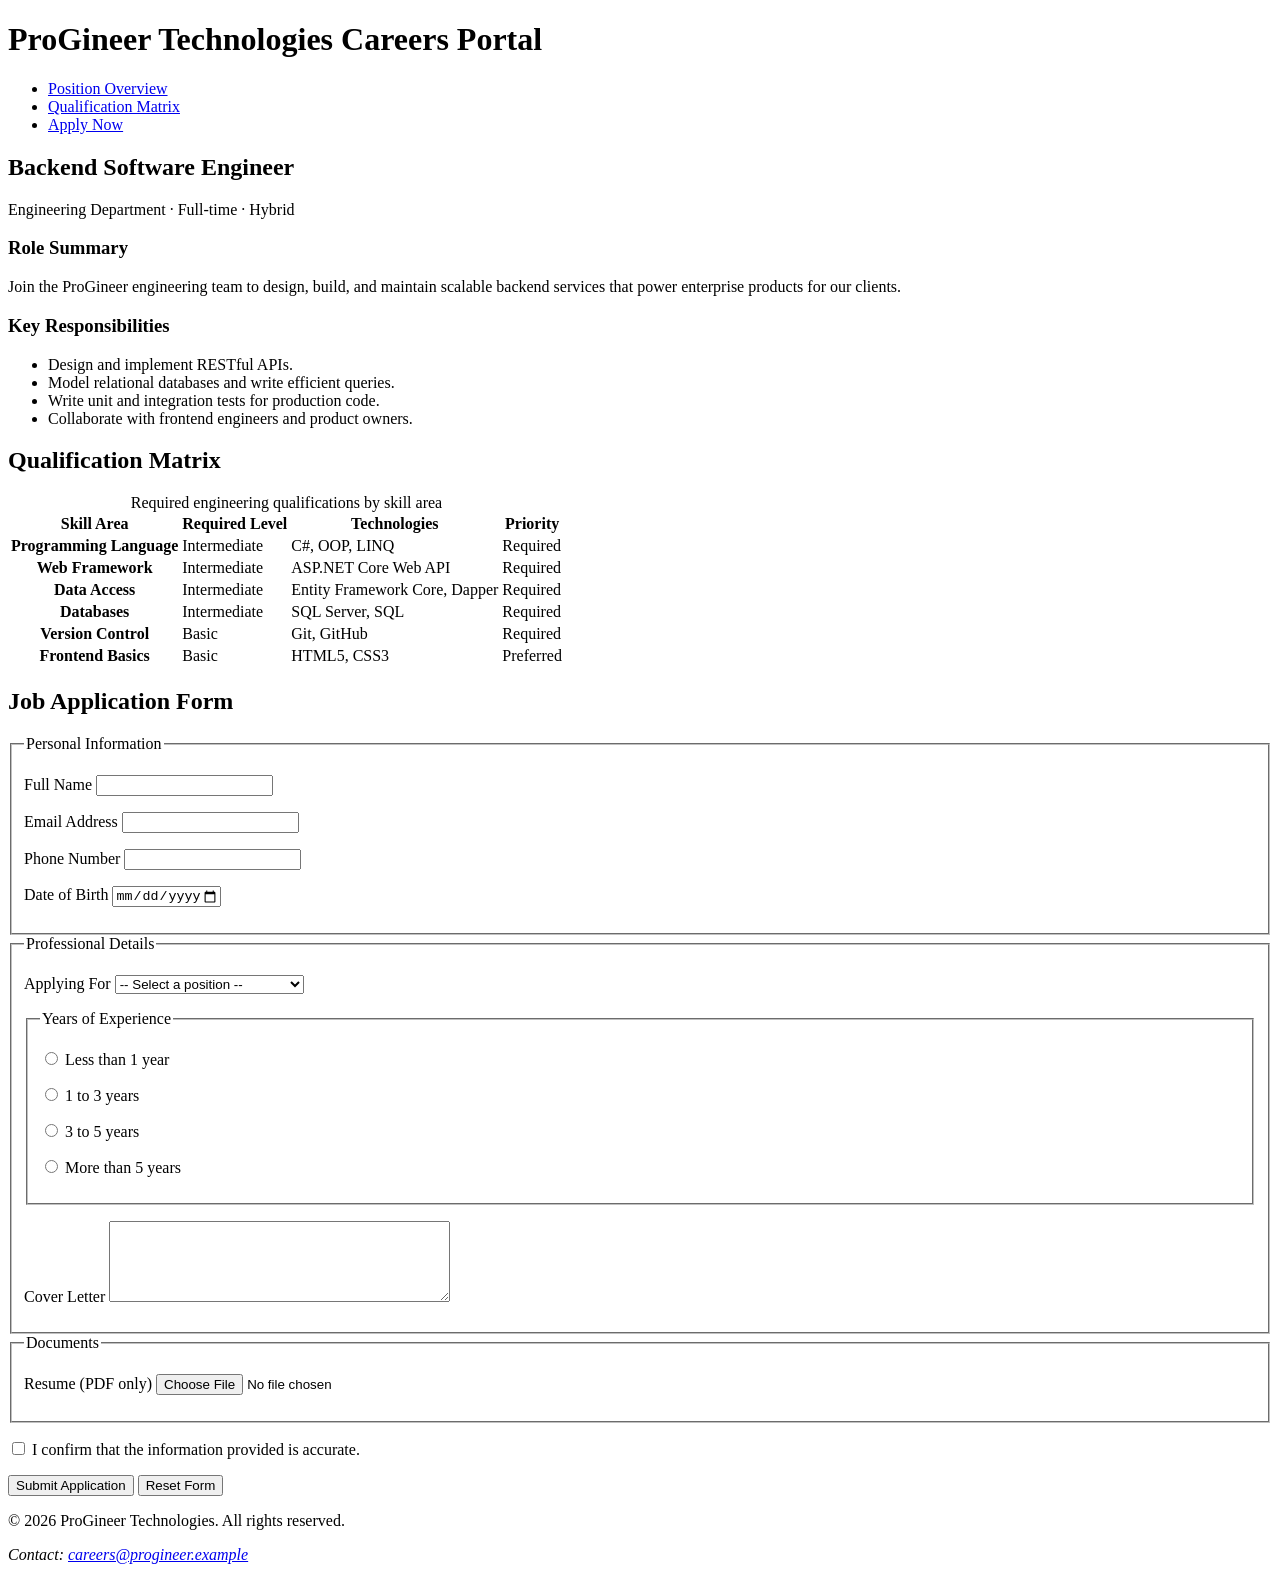
<file: week-1/day-1-task/index.html>
<!DOCTYPE html>
<html lang="en">
<head>
  <meta charset="UTF-8">
  <meta name="viewport" content="width=device-width, initial-scale=1.0">
  <title>ProGineer Technologies | Job Application Portal</title>
</head>
<body>

  <header>
    <h1>ProGineer Technologies Careers Portal</h1>
    <nav aria-label="Page sections">
      <ul>
        <li><a href="#position-overview">Position Overview</a></li>
        <li><a href="#qualification-matrix">Qualification Matrix</a></li>
        <li><a href="#application-form">Apply Now</a></li>
      </ul>
    </nav>
  </header>

  <main>

    <article id="position-overview">
      <header>
        <h2>Backend Software Engineer</h2>
        <p>Engineering Department &middot; Full-time &middot; Hybrid</p>
      </header>
      <section aria-labelledby="role-summary-title">
        <h3 id="role-summary-title">Role Summary</h3>
        <p>
          Join the ProGineer engineering team to design, build, and maintain
          scalable backend services that power enterprise products for our clients.
        </p>
      </section>
      <section aria-labelledby="responsibilities-title">
        <h3 id="responsibilities-title">Key Responsibilities</h3>
        <ul>
          <li>Design and implement RESTful APIs.</li>
          <li>Model relational databases and write efficient queries.</li>
          <li>Write unit and integration tests for production code.</li>
          <li>Collaborate with frontend engineers and product owners.</li>
        </ul>
      </section>
    </article>

    <section id="qualification-matrix" aria-labelledby="matrix-title">
      <h2 id="matrix-title">Qualification Matrix</h2>
      <table>
        <caption>Required engineering qualifications by skill area</caption>
        <thead>
          <tr>
            <th scope="col">Skill Area</th>
            <th scope="col">Required Level</th>
            <th scope="col">Technologies</th>
            <th scope="col">Priority</th>
          </tr>
        </thead>
        <tbody>
          <tr>
            <th scope="row">Programming Language</th>
            <td>Intermediate</td>
            <td>C#, OOP, LINQ</td>
            <td>Required</td>
          </tr>
          <tr>
            <th scope="row">Web Framework</th>
            <td>Intermediate</td>
            <td>ASP.NET Core Web API</td>
            <td>Required</td>
          </tr>
          <tr>
            <th scope="row">Data Access</th>
            <td>Intermediate</td>
            <td>Entity Framework Core, Dapper</td>
            <td>Required</td>
          </tr>
          <tr>
            <th scope="row">Databases</th>
            <td>Intermediate</td>
            <td>SQL Server, SQL</td>
            <td>Required</td>
          </tr>
          <tr>
            <th scope="row">Version Control</th>
            <td>Basic</td>
            <td>Git, GitHub</td>
            <td>Required</td>
          </tr>
          <tr>
            <th scope="row">Frontend Basics</th>
            <td>Basic</td>
            <td>HTML5, CSS3</td>
            <td>Preferred</td>
          </tr>
        </tbody>
      </table>
    </section>

    <section id="application-form" aria-labelledby="form-title">
      <h2 id="form-title">Job Application Form</h2>

      <form action="#" method="post" enctype="multipart/form-data">

        <fieldset>
          <legend>Personal Information</legend>

          <p>
            <label for="full-name">Full Name</label>
            <input type="text" id="full-name" name="full_name"
                   required minlength="3" maxlength="60"
                   pattern="[A-Za-z\s'\-]{3,60}"
                   title="Letters, spaces, apostrophes and hyphens only (3 to 60 characters)"
                   autocomplete="name">
          </p>

          <p>
            <label for="email">Email Address</label>
            <input type="email" id="email" name="email"
                   required autocomplete="email">
          </p>

          <p>
            <label for="phone">Phone Number</label>
            <input type="tel" id="phone" name="phone"
                   required minlength="9" maxlength="15"
                   pattern="\+?[0-9]{9,15}"
                   title="Digits only, optional leading + (9 to 15 digits)"
                   autocomplete="tel">
          </p>

          <p>
            <label for="birth-date">Date of Birth</label>
            <input type="date" id="birth-date" name="birth_date"
                   required min="1960-01-01" max="2008-12-31">
          </p>
        </fieldset>

        <fieldset>
          <legend>Professional Details</legend>

          <p>
            <label for="position">Applying For</label>
            <select id="position" name="position" required>
              <option value="">-- Select a position --</option>
              <option value="backend">Backend Software Engineer</option>
              <option value="frontend">Frontend Software Engineer</option>
              <option value="fullstack">Full-Stack Engineer</option>
              <option value="qa">QA Engineer</option>
            </select>
          </p>

          <fieldset>
            <legend>Years of Experience</legend>
            <p>
              <input type="radio" id="exp-none" name="experience" value="0-1" required>
              <label for="exp-none">Less than 1 year</label>
            </p>
            <p>
              <input type="radio" id="exp-junior" name="experience" value="1-3">
              <label for="exp-junior">1 to 3 years</label>
            </p>
            <p>
              <input type="radio" id="exp-mid" name="experience" value="3-5">
              <label for="exp-mid">3 to 5 years</label>
            </p>
            <p>
              <input type="radio" id="exp-senior" name="experience" value="5+">
              <label for="exp-senior">More than 5 years</label>
            </p>
          </fieldset>

          <p>
            <label for="cover-letter">Cover Letter</label>
            <textarea id="cover-letter" name="cover_letter"
                      rows="5" cols="40"
                      required minlength="30" maxlength="500"></textarea>
          </p>
        </fieldset>

        <fieldset>
          <legend>Documents</legend>

          <p>
            <label for="resume">Resume (PDF only)</label>
            <input type="file" id="resume" name="resume"
                   accept="application/pdf,.pdf" required>
          </p>
        </fieldset>

        <p>
          <input type="checkbox" id="consent" name="consent" required>
          <label for="consent">I confirm that the information provided is accurate.</label>
        </p>

        <p>
          <button type="submit">Submit Application</button>
          <button type="reset">Reset Form</button>
        </p>

      </form>
    </section>

  </main>

  <footer>
    <p>&copy; 2026 ProGineer Technologies. All rights reserved.</p>
    <address>
      Contact: <a href="mailto:careers@progineer.example">careers@progineer.example</a>
    </address>
  </footer>

</body>
</html>
</file>
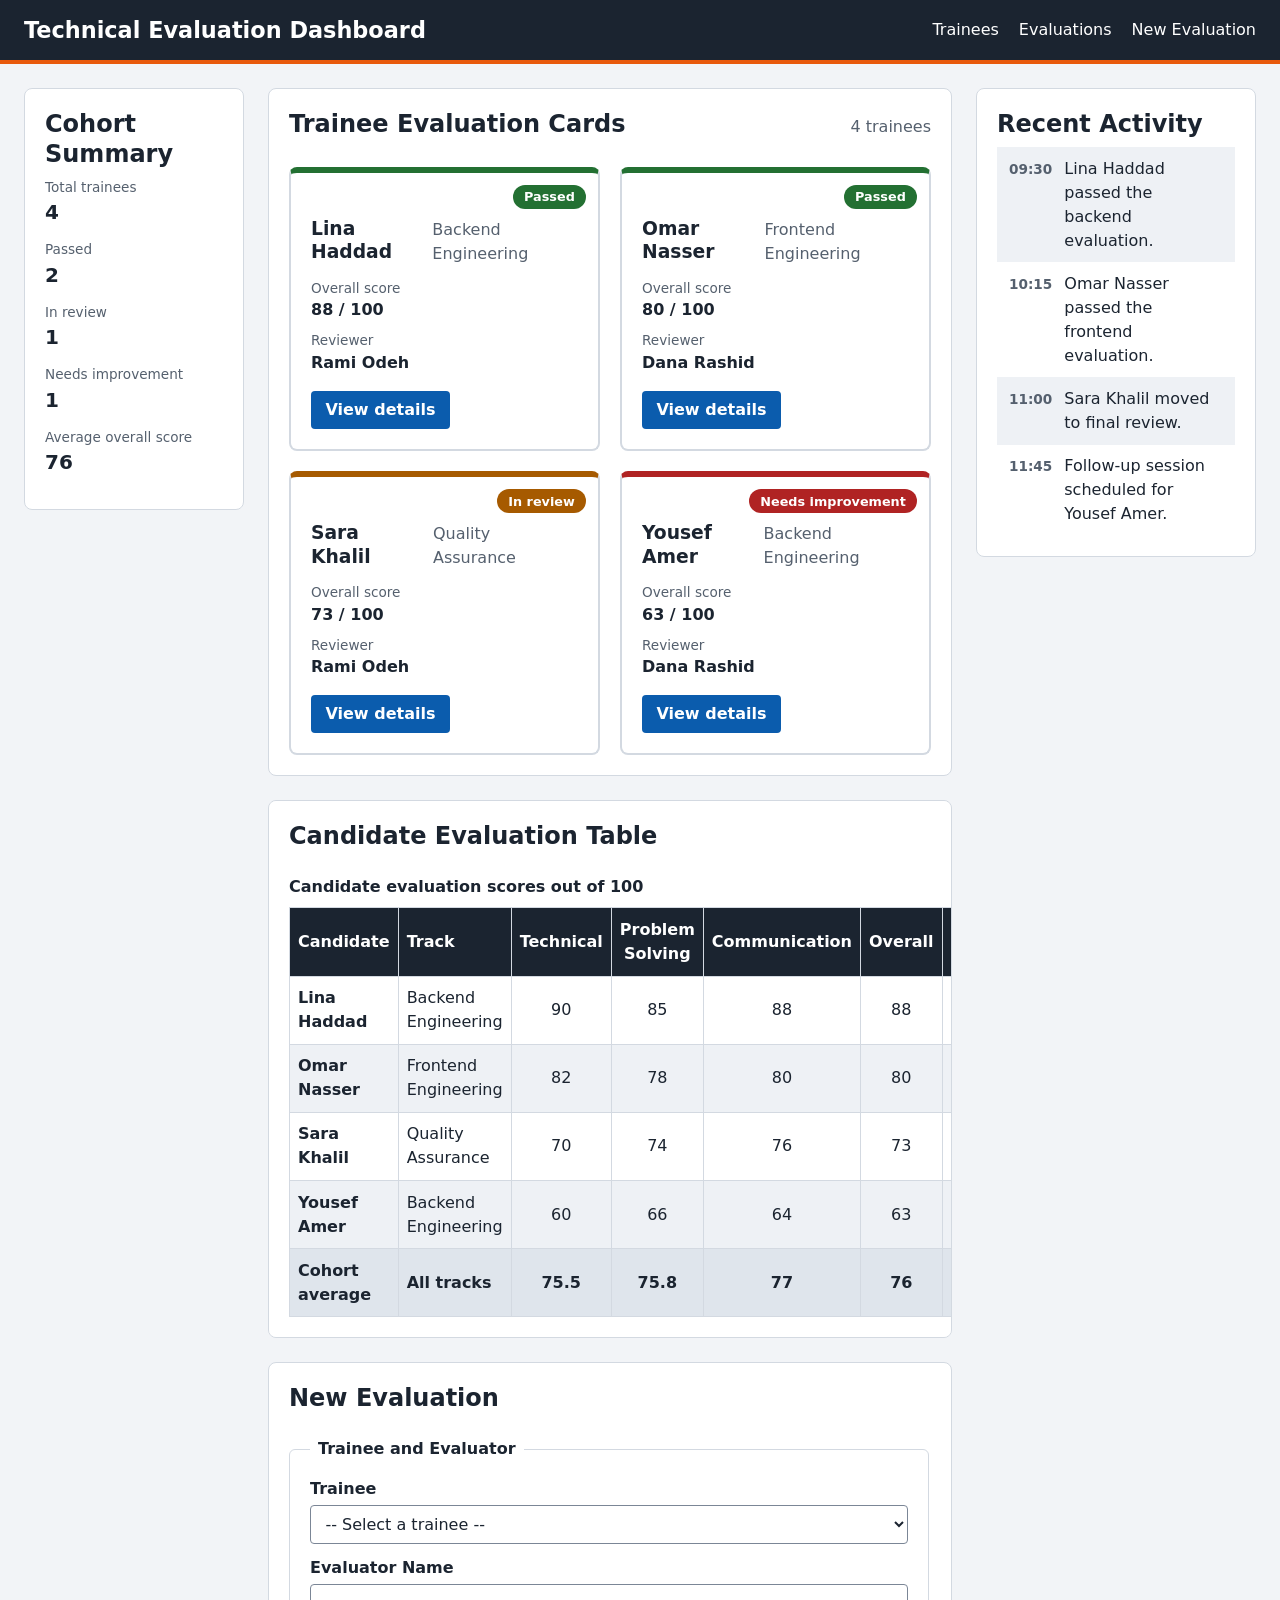
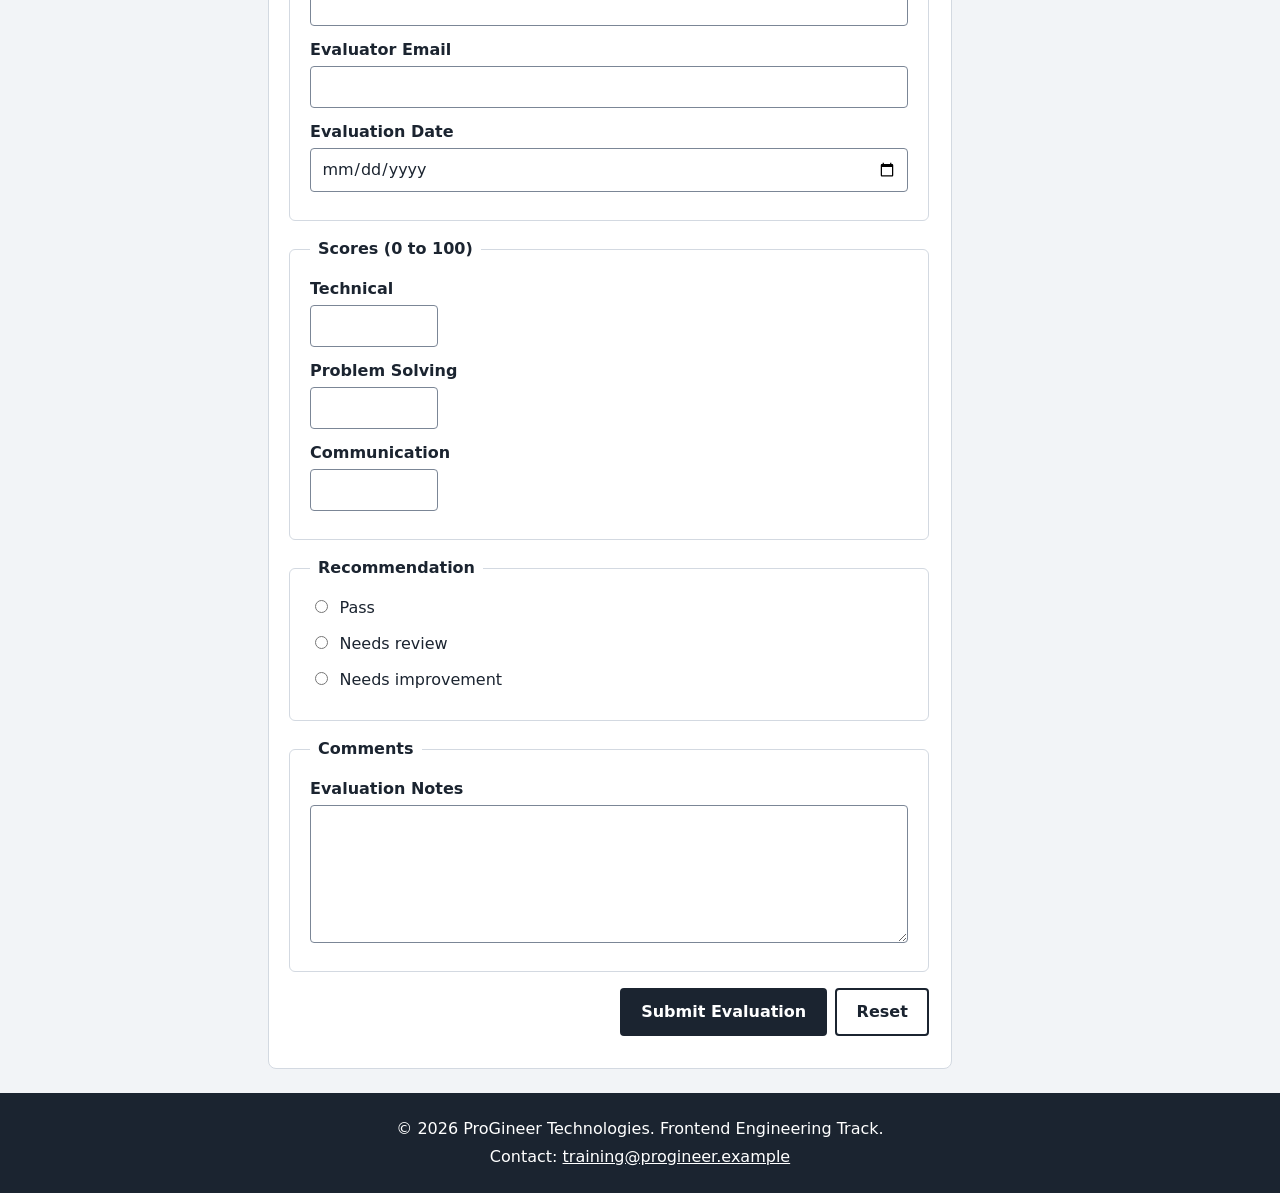
<file: week-1/day-2-task/index.html>
<!DOCTYPE html>
<html lang="en">
<head>
  <meta charset="UTF-8">
  <meta name="viewport" content="width=device-width, initial-scale=1.0">
  <title>Technical Evaluation Dashboard | ProGineer Technologies</title>
  <link rel="stylesheet" href="styles.css">
</head>
<body>

  <header class="site-header">
    <h1>Technical Evaluation Dashboard</h1>
    <nav aria-label="Main navigation">
      <ul>
        <li><a href="#trainees">Trainees</a></li>
        <li><a href="#evaluations">Evaluations</a></li>
        <li><a href="#new-evaluation">New Evaluation</a></li>
      </ul>
    </nav>
  </header>

  <main>

    <aside class="sidebar" aria-labelledby="summary-title">
      <h2 id="summary-title">Cohort Summary</h2>
      <dl>
        <dt>Total trainees</dt>
        <dd>4</dd>
        <dt>Passed</dt>
        <dd>2</dd>
        <dt>In review</dt>
        <dd>1</dd>
        <dt>Needs improvement</dt>
        <dd>1</dd>
        <dt>Average overall score</dt>
        <dd>76</dd>
      </dl>
    </aside>

    <section id="trainees" aria-labelledby="trainees-title">
      <header class="section-header">
        <h2 id="trainees-title">Trainee Evaluation Cards</h2>
        <p>4 trainees</p>
      </header>

      <article class="candidate-card" data-status="passed">
        <p class="badge" data-status="passed">Passed</p>
        <header>
          <h3>Lina Haddad</h3>
          <p>Backend Engineering</p>
        </header>
        <dl>
          <dt>Overall score</dt>
          <dd>88 / 100</dd>
          <dt>Reviewer</dt>
          <dd>Rami Odeh</dd>
        </dl>
        <a href="#candidate-lina" aria-label="View details for Lina Haddad">View details</a>
      </article>

      <article class="candidate-card" data-status="passed">
        <p class="badge" data-status="passed">Passed</p>
        <header>
          <h3>Omar Nasser</h3>
          <p>Frontend Engineering</p>
        </header>
        <dl>
          <dt>Overall score</dt>
          <dd>80 / 100</dd>
          <dt>Reviewer</dt>
          <dd>Dana Rashid</dd>
        </dl>
        <a href="#candidate-omar" aria-label="View details for Omar Nasser">View details</a>
      </article>

      <article class="candidate-card" data-status="review">
        <p class="badge" data-status="review">In review</p>
        <header>
          <h3>Sara Khalil</h3>
          <p>Quality Assurance</p>
        </header>
        <dl>
          <dt>Overall score</dt>
          <dd>73 / 100</dd>
          <dt>Reviewer</dt>
          <dd>Rami Odeh</dd>
        </dl>
        <a href="#candidate-sara" aria-label="View details for Sara Khalil">View details</a>
      </article>

      <article class="candidate-card" data-status="improve">
        <p class="badge" data-status="improve">Needs improvement</p>
        <header>
          <h3>Yousef Amer</h3>
          <p>Backend Engineering</p>
        </header>
        <dl>
          <dt>Overall score</dt>
          <dd>63 / 100</dd>
          <dt>Reviewer</dt>
          <dd>Dana Rashid</dd>
        </dl>
        <a href="#candidate-yousef" aria-label="View details for Yousef Amer">View details</a>
      </article>
    </section>

    <section id="evaluations" aria-labelledby="evaluations-title">
      <header class="section-header">
        <h2 id="evaluations-title">Candidate Evaluation Table</h2>
      </header>
      <table>
        <caption>Candidate evaluation scores out of 100</caption>
        <thead>
          <tr>
            <th scope="col">Candidate</th>
            <th scope="col">Track</th>
            <th scope="col">Technical</th>
            <th scope="col">Problem Solving</th>
            <th scope="col">Communication</th>
            <th scope="col">Overall</th>
            <th scope="col">Status</th>
          </tr>
        </thead>
        <tbody>
          <tr>
            <th scope="row">Lina Haddad</th>
            <td>Backend Engineering</td>
            <td>90</td>
            <td>85</td>
            <td>88</td>
            <td>88</td>
            <td data-status="passed">Passed</td>
          </tr>
          <tr>
            <th scope="row">Omar Nasser</th>
            <td>Frontend Engineering</td>
            <td>82</td>
            <td>78</td>
            <td>80</td>
            <td>80</td>
            <td data-status="passed">Passed</td>
          </tr>
          <tr>
            <th scope="row">Sara Khalil</th>
            <td>Quality Assurance</td>
            <td>70</td>
            <td>74</td>
            <td>76</td>
            <td>73</td>
            <td data-status="review">In review</td>
          </tr>
          <tr>
            <th scope="row">Yousef Amer</th>
            <td>Backend Engineering</td>
            <td>60</td>
            <td>66</td>
            <td>64</td>
            <td>63</td>
            <td data-status="improve">Needs improvement</td>
          </tr>
        </tbody>
        <tfoot>
          <tr>
            <th scope="row">Cohort average</th>
            <td>All tracks</td>
            <td>75.5</td>
            <td>75.8</td>
            <td>77</td>
            <td>76</td>
            <td>-</td>
          </tr>
        </tfoot>
      </table>
    </section>

    <section id="new-evaluation" aria-labelledby="form-title">
      <header class="section-header">
        <h2 id="form-title">New Evaluation</h2>
      </header>
      <form action="#" method="post">

        <fieldset>
          <legend>Trainee and Evaluator</legend>

          <p>
            <label for="trainee">Trainee</label>
            <select id="trainee" name="trainee" required>
              <option value="">-- Select a trainee --</option>
              <option value="lina">Lina Haddad</option>
              <option value="omar">Omar Nasser</option>
              <option value="sara">Sara Khalil</option>
              <option value="yousef">Yousef Amer</option>
            </select>
          </p>

          <p>
            <label for="evaluator-name">Evaluator Name</label>
            <input type="text" id="evaluator-name" name="evaluator_name"
                   required minlength="3" maxlength="60" autocomplete="name">
          </p>

          <p>
            <label for="evaluator-email">Evaluator Email</label>
            <input type="email" id="evaluator-email" name="evaluator_email"
                   required autocomplete="email">
          </p>

          <p>
            <label for="evaluation-date">Evaluation Date</label>
            <input type="date" id="evaluation-date" name="evaluation_date" required>
          </p>
        </fieldset>

        <fieldset>
          <legend>Scores (0 to 100)</legend>

          <p>
            <label for="score-technical">Technical</label>
            <input type="number" id="score-technical" name="score_technical"
                   required min="0" max="100">
          </p>

          <p>
            <label for="score-problem">Problem Solving</label>
            <input type="number" id="score-problem" name="score_problem"
                   required min="0" max="100">
          </p>

          <p>
            <label for="score-communication">Communication</label>
            <input type="number" id="score-communication" name="score_communication"
                   required min="0" max="100">
          </p>
        </fieldset>

        <fieldset>
          <legend>Recommendation</legend>

          <p>
            <input type="radio" id="rec-passed" name="recommendation" value="passed" required>
            <label for="rec-passed">Pass</label>
          </p>
          <p>
            <input type="radio" id="rec-review" name="recommendation" value="review">
            <label for="rec-review">Needs review</label>
          </p>
          <p>
            <input type="radio" id="rec-improve" name="recommendation" value="improve">
            <label for="rec-improve">Needs improvement</label>
          </p>
        </fieldset>

        <fieldset>
          <legend>Comments</legend>

          <p>
            <label for="comments">Evaluation Notes</label>
            <textarea id="comments" name="comments" rows="5"
                      required minlength="20" maxlength="500"></textarea>
          </p>
        </fieldset>

        <p class="form-actions">
          <button type="submit">Submit Evaluation</button>
          <button type="reset">Reset</button>
        </p>

      </form>
    </section>

    <aside class="feed" aria-labelledby="feed-title">
      <h2 id="feed-title">Recent Activity</h2>
      <ol>
        <li>
          <time datetime="2026-11-12T09:30">09:30</time>
          <p>Lina Haddad passed the backend evaluation.</p>
        </li>
        <li>
          <time datetime="2026-11-12T10:15">10:15</time>
          <p>Omar Nasser passed the frontend evaluation.</p>
        </li>
        <li>
          <time datetime="2026-11-12T11:00">11:00</time>
          <p>Sara Khalil moved to final review.</p>
        </li>
        <li>
          <time datetime="2026-11-12T11:45">11:45</time>
          <p>Follow-up session scheduled for Yousef Amer.</p>
        </li>
      </ol>
    </aside>

  </main>

  <footer>
    <p>&copy; 2026 ProGineer Technologies. Frontend Engineering Track.</p>
    <address>
      Contact: <a href="mailto:training@progineer.example">training@progineer.example</a>
    </address>
  </footer>

  <section class="modal" id="candidate-lina" role="dialog" aria-modal="true" aria-labelledby="modal-lina-title">
    <article class="modal-content">
      <header>
        <h2 id="modal-lina-title">Lina Haddad</h2>
        <p>Backend Engineering</p>
      </header>
      <a class="modal-close" href="#trainees">Close</a>
      <dl>
        <dt>Technical</dt>
        <dd>90</dd>
        <dt>Problem solving</dt>
        <dd>85</dd>
        <dt>Communication</dt>
        <dd>88</dd>
        <dt>Overall</dt>
        <dd>88 / 100</dd>
        <dt>Status</dt>
        <dd>Passed</dd>
        <dt>Reviewer</dt>
        <dd>Rami Odeh</dd>
      </dl>
      <p>Strong grasp of API design and database modelling. Communicates trade-offs clearly.</p>
    </article>
  </section>

  <section class="modal" id="candidate-omar" role="dialog" aria-modal="true" aria-labelledby="modal-omar-title">
    <article class="modal-content">
      <header>
        <h2 id="modal-omar-title">Omar Nasser</h2>
        <p>Frontend Engineering</p>
      </header>
      <a class="modal-close" href="#trainees">Close</a>
      <dl>
        <dt>Technical</dt>
        <dd>82</dd>
        <dt>Problem solving</dt>
        <dd>78</dd>
        <dt>Communication</dt>
        <dd>80</dd>
        <dt>Overall</dt>
        <dd>80 / 100</dd>
        <dt>Status</dt>
        <dd>Passed</dd>
        <dt>Reviewer</dt>
        <dd>Dana Rashid</dd>
      </dl>
      <p>Solid component structure and responsive layout work. Should deepen accessibility testing.</p>
    </article>
  </section>

  <section class="modal" id="candidate-sara" role="dialog" aria-modal="true" aria-labelledby="modal-sara-title">
    <article class="modal-content">
      <header>
        <h2 id="modal-sara-title">Sara Khalil</h2>
        <p>Quality Assurance</p>
      </header>
      <a class="modal-close" href="#trainees">Close</a>
      <dl>
        <dt>Technical</dt>
        <dd>70</dd>
        <dt>Problem solving</dt>
        <dd>74</dd>
        <dt>Communication</dt>
        <dd>76</dd>
        <dt>Overall</dt>
        <dd>73 / 100</dd>
        <dt>Status</dt>
        <dd>In review</dd>
        <dt>Reviewer</dt>
        <dd>Rami Odeh</dd>
      </dl>
      <p>Good test design instincts. Final review is pending on automation coverage.</p>
    </article>
  </section>

  <section class="modal" id="candidate-yousef" role="dialog" aria-modal="true" aria-labelledby="modal-yousef-title">
    <article class="modal-content">
      <header>
        <h2 id="modal-yousef-title">Yousef Amer</h2>
        <p>Backend Engineering</p>
      </header>
      <a class="modal-close" href="#trainees">Close</a>
      <dl>
        <dt>Technical</dt>
        <dd>60</dd>
        <dt>Problem solving</dt>
        <dd>66</dd>
        <dt>Communication</dt>
        <dd>64</dd>
        <dt>Overall</dt>
        <dd>63 / 100</dd>
        <dt>Status</dt>
        <dd>Needs improvement</dd>
        <dt>Reviewer</dt>
        <dd>Dana Rashid</dd>
      </dl>
      <p>Needs more practice with core concepts. A follow-up session is scheduled.</p>
    </article>
  </section>

</body>
</html>
</file>
<file: week-1/day-2-task/styles.css>
*,
*::before,
*::after {
  box-sizing: border-box;
}

:root {
  --ink: #1b2430;
  --muted: #55606e;
  --line: #d3d9e1;
  --surface: #ffffff;
  --page: #f2f4f7;
  --band: #eef1f5;
  --accent: #e8590c;
  --link: #0b5cad;
  --passed: #237032;
  --review: #a65a00;
  --improve: #b02323;
}

html {
  scroll-padding-top: 6rem;
}

body {
  margin: 0;
  font-family: "Segoe UI", system-ui, -apple-system, Arial, sans-serif;
  line-height: 1.5;
  color: var(--ink);
  background: var(--page);
}

h1,
h2,
h3 {
  margin: 0 0 0.5rem;
  line-height: 1.25;
}

p {
  margin: 0 0 0.75rem;
}

a {
  color: var(--link);
}

a:hover {
  text-decoration-thickness: 3px;
}

:focus-visible {
  outline: 3px solid var(--accent);
  outline-offset: 2px;
}

.site-header {
  position: sticky;
  top: 0;
  z-index: 100;
  display: flex;
  flex-wrap: wrap;
  justify-content: space-between;
  align-items: center;
  gap: 0.5rem 1.5rem;
  padding: 1rem 1.5rem;
  color: #ffffff;
  background: var(--ink);
  border-bottom: 4px solid var(--accent);
}

.site-header h1 {
  margin: 0;
  font-size: 1.4rem;
}

.site-header nav ul {
  display: flex;
  gap: 1.25rem;
  margin: 0;
  padding: 0;
  list-style: none;
}

.site-header nav a {
  padding: 0.25rem 0;
  color: #ffffff;
  text-decoration: none;
  border-bottom: 2px solid transparent;
}

.site-header nav a:hover {
  border-bottom-color: var(--accent);
}

main {
  display: grid;
  grid-template-columns: 220px minmax(0, 1fr) 280px;
  grid-template-areas:
    "sidebar trainees feed"
    "sidebar evaluations feed"
    "sidebar form feed";
  gap: 1.5rem;
  align-items: start;
  max-width: 1440px;
  margin: 0 auto;
  padding: 1.5rem;
}

.sidebar,
.feed,
main > section {
  padding: 1.25rem;
  border: 1px solid var(--line);
  border-radius: 8px;
  background: var(--surface);
}

.section-header {
  display: flex;
  justify-content: space-between;
  align-items: baseline;
  gap: 1rem;
  margin-bottom: 1rem;
}

.section-header p {
  margin: 0;
  color: var(--muted);
}

.sidebar dl {
  margin: 0;
}

.sidebar dt {
  color: var(--muted);
  font-size: 0.85rem;
}

.sidebar dd {
  margin: 0 0 0.75rem;
  font-size: 1.25rem;
  font-weight: 700;
}

.feed ol {
  margin: 0;
  padding: 0;
  list-style: none;
}

.feed li {
  display: flex;
  align-items: baseline;
  gap: 0.75rem;
  padding: 0.6rem 0.75rem;
}

.feed li:nth-child(odd) {
  background: var(--band);
}

.feed time {
  color: var(--muted);
  font-size: 0.85rem;
  font-weight: 700;
}

.feed li p {
  margin: 0;
}

.candidate-card {
  position: relative;
  padding: 2.75rem 1.25rem 1.25rem;
  border: 2px solid var(--line);
  border-radius: 8px;
  background: var(--surface);
}

.candidate-card:hover {
  border-color: var(--accent);
}

.candidate-card[data-status="passed"] {
  border-top: 6px solid var(--passed);
}

.candidate-card[data-status="review"] {
  border-top: 6px solid var(--review);
}

.candidate-card[data-status="improve"] {
  border-top: 6px solid var(--improve);
}

.candidate-card header {
  display: flex;
  justify-content: space-between;
  align-items: baseline;
  gap: 0.5rem;
  margin-bottom: 0.75rem;
}

.candidate-card h3 {
  margin: 0;
}

.candidate-card header p {
  margin: 0;
  color: var(--muted);
}

.candidate-card dl {
  margin: 0 0 1rem;
}

.candidate-card dt {
  color: var(--muted);
  font-size: 0.85rem;
}

.candidate-card dd {
  margin: 0 0 0.5rem;
  font-weight: 600;
}

.badge {
  position: absolute;
  top: 0.75rem;
  right: 0.75rem;
  margin: 0;
  padding: 0.15rem 0.7rem;
  border-radius: 999px;
  color: #ffffff;
  font-size: 0.8rem;
  font-weight: 700;
}

.badge[data-status="passed"] {
  background: var(--passed);
}

.badge[data-status="review"] {
  background: var(--review);
}

.badge[data-status="improve"] {
  background: var(--improve);
}

a[href^="#candidate-"] {
  display: inline-block;
  padding: 0.45rem 0.9rem;
  border-radius: 4px;
  color: #ffffff;
  font-weight: 600;
  text-decoration: none;
  background: var(--link);
}

a[href^="#candidate-"]:hover {
  background: var(--ink);
}

#evaluations {
  grid-area: evaluations;
  overflow-x: auto;
}

table {
  width: 100%;
  border-collapse: collapse;
}

caption {
  padding-bottom: 0.5rem;
  font-weight: 700;
  text-align: left;
}

th,
td {
  padding: 0.6rem 0.5rem;
  border: 1px solid var(--line);
  text-align: left;
}

thead th {
  color: #ffffff;
  background: var(--ink);
}

tbody tr:nth-child(even) {
  background: var(--band);
}

tbody tr:hover {
  background: #fde8d9;
}

thead th:nth-child(n + 3):nth-child(-n + 6),
tbody td:nth-child(n + 3):nth-child(-n + 6),
tfoot td:nth-child(n + 3):nth-child(-n + 6) {
  text-align: center;
}

td[data-status] {
  font-weight: 700;
}

td[data-status="passed"] {
  color: var(--passed);
}

td[data-status="review"] {
  color: var(--review);
}

td[data-status="improve"] {
  color: var(--improve);
}

tfoot th,
tfoot td {
  font-weight: 700;
  background: #dfe5ec;
}

form {
  max-width: 640px;
}

fieldset {
  min-width: 0;
  margin: 0 0 1rem;
  padding: 1rem 1.25rem;
  border: 1px solid var(--line);
  border-radius: 6px;
}

legend {
  padding: 0 0.5rem;
  font-weight: 700;
}

label {
  display: block;
  margin-bottom: 0.25rem;
  font-weight: 600;
}

input[type="radio"] {
  margin-right: 0.4rem;
}

input[type="radio"] + label {
  display: inline;
  font-weight: 400;
}

input[type="text"],
input[type="email"],
input[type="date"],
input[type="number"],
select,
textarea {
  display: block;
  width: 100%;
  padding: 0.5rem 0.65rem;
  border: 1px solid #7b8696;
  border-radius: 4px;
  font: inherit;
  color: inherit;
  background: #ffffff;
}

input[type="number"] {
  max-width: 8rem;
}

textarea {
  resize: vertical;
}

input:focus,
select:focus,
textarea:focus {
  border-color: var(--accent);
}

button {
  padding: 0.6rem 1.2rem;
  border: 2px solid var(--ink);
  border-radius: 4px;
  font: inherit;
  font-weight: 700;
  color: var(--ink);
  background: #ffffff;
  cursor: pointer;
}

button[type="submit"] {
  color: #ffffff;
  background: var(--ink);
}

button:hover {
  border-color: var(--accent);
}

.form-actions {
  display: flex;
  justify-content: flex-end;
  align-items: center;
}

.form-actions button + button {
  margin-left: 0.5rem;
}

.modal {
  display: none;
  position: fixed;
  inset: 0;
  z-index: 1000;
  background: rgba(27, 36, 48, 0.75);
}

.modal:target {
  display: block;
}

.modal-content {
  position: absolute;
  top: 50%;
  left: 50%;
  width: min(90%, 480px);
  max-height: 90vh;
  padding: 1.5rem;
  overflow-y: auto;
  border-top: 6px solid var(--accent);
  border-radius: 8px;
  background: var(--surface);
  transform: translate(-50%, -50%);
}

.modal-content header {
  margin-bottom: 1rem;
  padding-right: 4.5rem;
}

.modal-content header p {
  margin: 0;
  color: var(--muted);
}

.modal-close {
  position: absolute;
  top: 1rem;
  right: 1rem;
  padding: 0.3rem 0.8rem;
  border: 2px solid var(--ink);
  border-radius: 4px;
  color: var(--ink);
  font-weight: 700;
  text-decoration: none;
}

.modal-close:hover {
  color: #ffffff;
  background: var(--ink);
}

.modal-content dl {
  margin: 0 0 1rem;
}

.modal-content dt {
  color: var(--muted);
  font-size: 0.85rem;
}

.modal-content dd {
  margin: 0 0 0.5rem;
  font-weight: 600;
}

footer {
  padding: 1.5rem;
  color: #ffffff;
  text-align: center;
  background: var(--ink);
}

footer p {
  margin: 0 0 0.25rem;
}

footer address {
  font-style: normal;
}

footer a {
  color: #ffffff;
}

.sidebar,
.feed {
  position: sticky;
  top: 5.5rem;
}

.sidebar {
  grid-area: sidebar;
}

#trainees {
  display: grid;
  grid-area: trainees;
  grid-template-columns: repeat(auto-fit, minmax(260px, 1fr));
  gap: 1.25rem;
}

#trainees > header {
  grid-column: 1 / -1;
  margin-bottom: 0;
}

#new-evaluation {
  grid-area: form;
}

.feed {
  grid-area: feed;
}

@media (max-width: 1100px) {
  main {
    grid-template-columns: minmax(0, 1fr);
    grid-template-areas:
      "sidebar"
      "trainees"
      "evaluations"
      "form"
      "feed";
  }

  .sidebar,
  .feed {
    position: static;
  }
}

@media (max-width: 600px) {
  .site-header {
    padding: 0.75rem 1rem;
  }

  main {
    gap: 1rem;
    padding: 0.75rem;
  }
}
</file>
